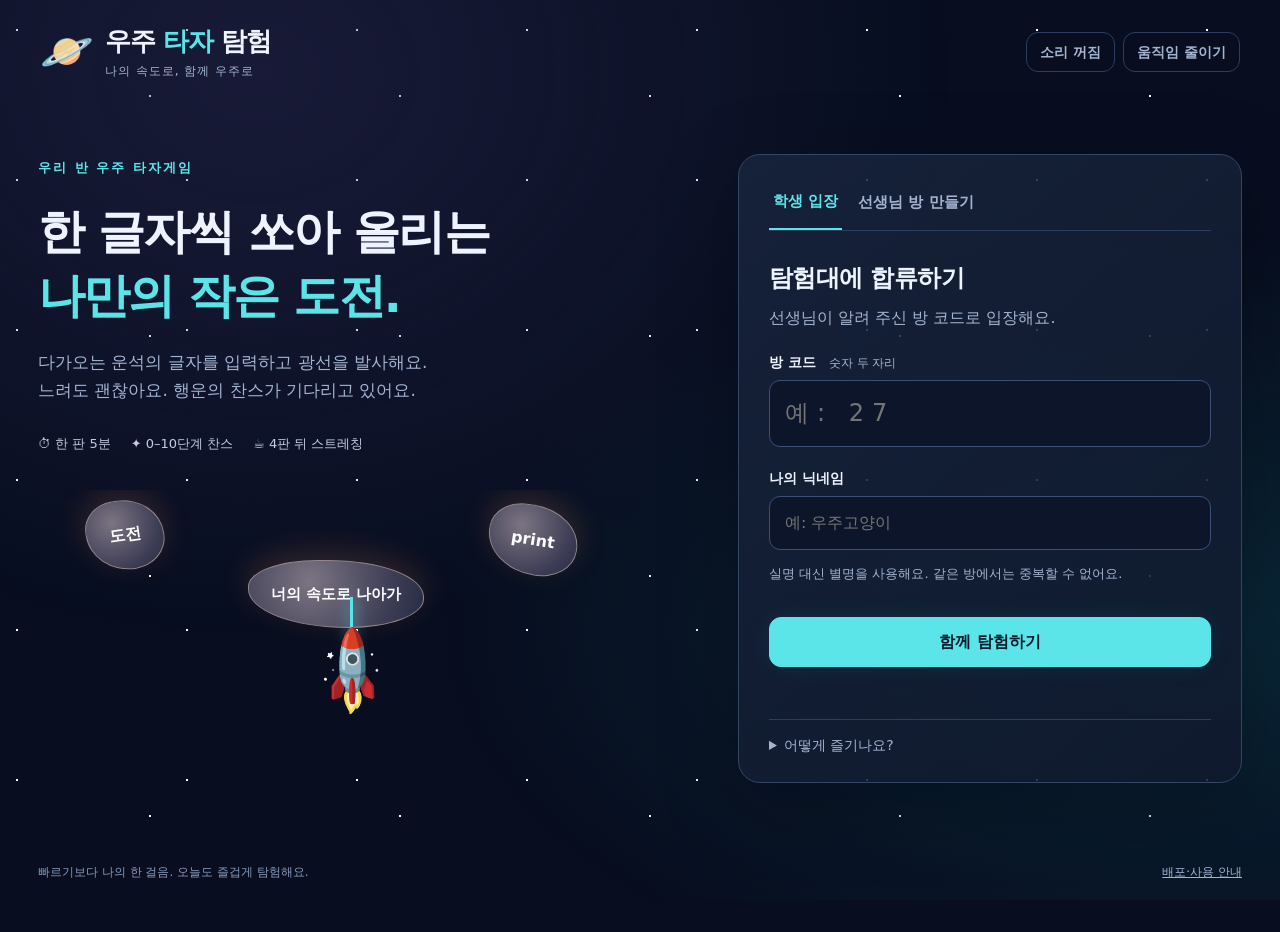
<file: public/index.html>
<!doctype html>
<html lang="ko"><head><meta charset="utf-8"><meta name="viewport" content="width=device-width, initial-scale=1"><meta name="theme-color" content="#091126"><title>우주 타자 탐험</title><link rel="stylesheet" href="style.css"><script type="module" src="app.js"></script></head>
<body><div class="nebula" aria-hidden="true"></div>
<header class="topbar"><a class="brand" href="./"><span class="planet" aria-hidden="true">🪐</span><span>우주 <em>타자</em> 탐험<small>나의 속도로, 함께 우주로</small></span></a><div class="top-actions"><button id="sound" class="quiet" type="button" aria-pressed="false">소리 꺼짐</button><button id="motion" class="quiet" type="button" aria-pressed="false">움직임 줄이기</button><button id="leave" class="quiet" hidden type="button">나가기</button></div></header>
<main>
<section id="entrance" class="entrance"><div class="intro"><span class="eyebrow">우리 반 우주 타자게임</span><h1>한 글자씩 쏘아 올리는<br><span>나만의 작은 도전.</span></h1><p>다가오는 운석의 글자를 입력하고 광선을 발사해요.<br>느려도 괜찮아요. 행운의 찬스가 기다리고 있어요.</p><div class="featureline"><span>⏱ 한 판 5분</span><span>✦ 0–10단계 찬스</span><span>☕ 4판 뒤 스트레칭</span></div><div class="orbit-art" aria-hidden="true"><span class="sample m1">도전</span><span class="sample m2">print</span><span class="sample m3">너의 속도로 나아가</span><div class="hero-ship">🚀</div><div class="hero-laser"></div></div></div>
<div class="entrybox"><div class="tabs" role="tablist" aria-label="입장 방법"><button id="studentTab" role="tab" aria-selected="true">학생 입장</button><button id="teacherTab" role="tab" aria-selected="false">선생님 방 만들기</button></div>
<form id="entryForm"><h2 id="entryTitle">탐험대에 합류하기</h2><p id="entryHint" class="muted">선생님이 알려 주신 방 코드로 입장해요.</p><label for="code">방 코드 <span>숫자 두 자리</span></label><input id="code" name="code" placeholder="예: 27" inputmode="numeric" pattern="[0-9]{2}" maxlength="2" required autocomplete="off"><div id="studentFields"><label for="nickname">나의 닉네임</label><input id="nickname" name="nickname" placeholder="예: 우주고양이" maxlength="12" autocomplete="off" required><p class="fine">실명 대신 별명을 사용해요. 같은 방에서는 중복할 수 없어요.</p></div><div id="teacherFields" hidden><label for="password">교사용 비밀번호</label><input id="password" name="password" type="password" autocomplete="current-password"><p class="fine">배포할 때 설정한 교사용 비밀번호를 입력해요.</p></div><button id="enterButton" class="primary wide" type="submit">함께 탐험하기</button><p id="entryError" class="error" role="alert"></p></form><details><summary>어떻게 즐기나요?</summary><p>한글게임과 영어게임은 따로 진행해요. 정확히 입력하고 Enter를 누르면 광선 발사! 점수는 서버에서 자동 계산하며, 친구들과 같은 시각에 시작하고 끝나요.</p><p>찬스는 30초마다 개인별로 추첨해요. 짧은 찬스 단어를 맞혀 보너스를 얻을 수 있어요.</p></details></div></section>
<section id="room" hidden><div class="room-heading"><div><span class="eyebrow" id="roomRole"></span><h1>방 <span id="roomCode"></span><span id="roundLabel" class="round-label"></span></h1></div><span id="roomState" class="status-tag"></span></div>
<div id="teacherControls" class="teacher-controls" hidden><h2>이번 탐험 설정</h2><div class="settings-grid"><label>게임<select id="mode"><option value="ko">한글게임 · 응원과 성장</option><option value="en">영어게임 · 파이썬 코드</option></select></label><label>연습 종류<select id="kind"><option value="word">단어</option><option value="sentence">문장</option></select></label><label class="chance-control">찬스 단계 <strong id="levelValue">0단계 · 기본</strong><input id="level" type="range" min="0" max="10" value="0"><small>0단계 찬스 없음 · 10단계 50% 확률</small></label></div><div class="control-buttons"><button id="saveSettings" class="secondary">설정 적용</button><button id="start" class="primary">모두 함께 시작</button><button id="rest" class="quiet">1분 스트레칭</button><button id="closeRoom" class="quiet danger">방 닫기</button></div><p id="hostNote" class="fine">설정은 시작 전에 적용해요. 시작하면 5분 동안 고정됩니다.</p></div>
<div id="lobby" class="lobby"><div class="lobby-copy"><span class="eyebrow">출발 준비</span><h2 id="lobbyTitle">친구들을 기다리고 있어요</h2><p id="settingsSummary"></p><p class="muted">선생님이 시작하면 5초 뒤 함께 출발해요.<br>정확히 입력하는 것이 먼저! 미완성이어도 다음 운석에 도전해요.</p></div><div class="crew"><h3>우리 탐험대 <span id="crewCount">0</span></h3><div id="crewList"></div></div></div>
<section id="game" hidden><div class="gamehud"><div><span id="modeLabel"></span><small id="chanceLabel"></small></div><div class="timer" id="timer" role="timer">05:00</div><div class="personal-score"><small>나의 점수</small><strong id="score">0</strong></div></div><div id="fieldWrap"><canvas id="field" aria-label="글자가 적힌 운석이 내려오는 우주 공간"></canvas><div id="countdown" class="countdown" hidden></div><div id="effectBadge" class="effect-badge"></div></div><form id="typingForm" class="typing-form"><label for="typing" id="targetLabel">운석을 선택하거나 보이는 글자를 입력해요</label><div class="input-row"><input id="typing" type="text" maxlength="120" autocomplete="off" autocorrect="off" autocapitalize="off" spellcheck="false" placeholder="정확히 입력하고 Enter로 발사" aria-describedby="typingHelp"><button id="fire" type="submit" class="primary">발사 <kbd>Enter</kbd></button></div><div class="input-foot"><span id="typingHelp">운석을 누르면 목표를 선택할 수 있어요. 붙여넣기는 사용할 수 없어요.</span><span id="gameStats">정답 0 · 찬스 0</span></div><div id="feedback" aria-live="polite"></div></form></section>
<div id="teacherLive" hidden class="teacher-live"><span class="eyebrow">탐험 진행 중</span><h2>학생들이 우주를 탐험하고 있어요</h2><div id="hostTimer" class="large-timer">05:00</div><p>이번 판의 점수는 종료 후 함께 공개됩니다.</p><p class="muted">타자가 느린 학생도 끝까지 참여하고 찬스 운석을 노릴 수 있어요.</p></div>
<section id="results" hidden><div class="results-heading"><div><span class="eyebrow">함께한 탐험의 기록</span><h2 id="resultTitle">이번 판 우리 반 랭킹</h2><p id="resultHint" class="muted"></p></div><button id="refreshRank" class="secondary">순위 다시 확인</button></div><div id="awards" class="awards"></div><div class="table-scroll"><table><thead><tr><th>순위</th><th>닉네임</th><th>총점</th><th>정답률</th><th>맞힌 글자</th><th>찬스 성공</th></tr></thead><tbody id="ranking"></tbody></table></div><p class="fine">총점 → 정답률 → 맞힌 글자 수로 비교하며, 모두 같으면 공동 순위예요. 순위는 이번 판만 집계합니다.</p><p class="fine">기본 100점 + 글자당 3점 · 놓친 일반 운석 −15점 · 찬스 50~350점. 정답률은 정답 ÷ (정답 + 오답 운석 + 놓침)입니다.</p></section>
<section id="stretch" class="stretch" hidden><span class="eyebrow">우주고양이와 잠깐 쉬어 가요</span><h2>몸도 마음도 충전하는 1분</h2><div class="stretch-clock" id="stretchClock">60</div><div class="stretch-stage"><div class="cat-wrap"><svg id="spaceCat" viewBox="0 0 300 300" role="img" aria-label="동작을 보여주는 귀여운 우주 고양이"><ellipse cx="150" cy="270" rx="88" ry="14" fill="#182c50"/><g class="cat-body"><rect x="88" y="168" width="124" height="98" rx="45" fill="#e3eefb"/><rect x="117" y="206" width="66" height="32" rx="10" fill="#24d5dc"/><circle cx="137" cy="222" r="4" fill="#122443"/><circle cx="163" cy="222" r="4" fill="#122443"/><path class="paw left-paw" d="M96 192Q54 192 51 231" fill="none" stroke="#e3eefb" stroke-width="27" stroke-linecap="round"/><path class="paw right-paw" d="M204 192Q246 192 249 231" fill="none" stroke="#e3eefb" stroke-width="27" stroke-linecap="round"/></g><g class="cat-head"><circle cx="150" cy="130" r="96" fill="#a4f1f9" fill-opacity=".16" stroke="#58e2ef" stroke-width="7"/><path d="M90 114L87 67 126 91Q150 78 176 91L213 67 209 117Q219 176 150 184Q78 177 90 114" fill="#ffe1b6"/><path d="M96 97L95 81 111 96M190 97L204 81 202 99" fill="#f8a6ac"/><path d="M112 131Q122 121 132 131M168 131Q178 121 188 131" fill="none" stroke="#243254" stroke-width="6" stroke-linecap="round"/><path d="M144 141L156 141 150 148Z" fill="#d37e8b"/><path d="M150 148Q145 159 137 152M150 148Q155 159 163 152" fill="none" stroke="#243254" stroke-width="3"/><circle cx="111" cy="147" r="9" fill="#f5a4a3" opacity=".65"/><circle cx="190" cy="147" r="9" fill="#f5a4a3" opacity=".65"/><path d="M81 104Q78 75 109 57" fill="none" stroke="#fff" stroke-width="5" opacity=".6" stroke-linecap="round"/></g></svg></div><div><h3 id="stretchTitle"></h3><p id="stretchText"></p><p class="fine">편안한 범위에서 천천히 움직여요. 불편하면 쉬어도 좋아요.</p></div></div><div class="stretch-steps"><span>목</span><span>어깨</span><span>손목</span><span>눈</span></div><p class="muted">끝나면 선생님이 다음 판을 시작해요.</p></section>
</section><div id="notice" role="status" hidden></div>
</main><footer id="footer">빠르기보다 나의 한 걸음. 오늘도 즐겁게 탐험해요.<a href="배포안내_v1.html" target="_blank" rel="noopener">배포·사용 안내</a></footer></body></html>
</file>
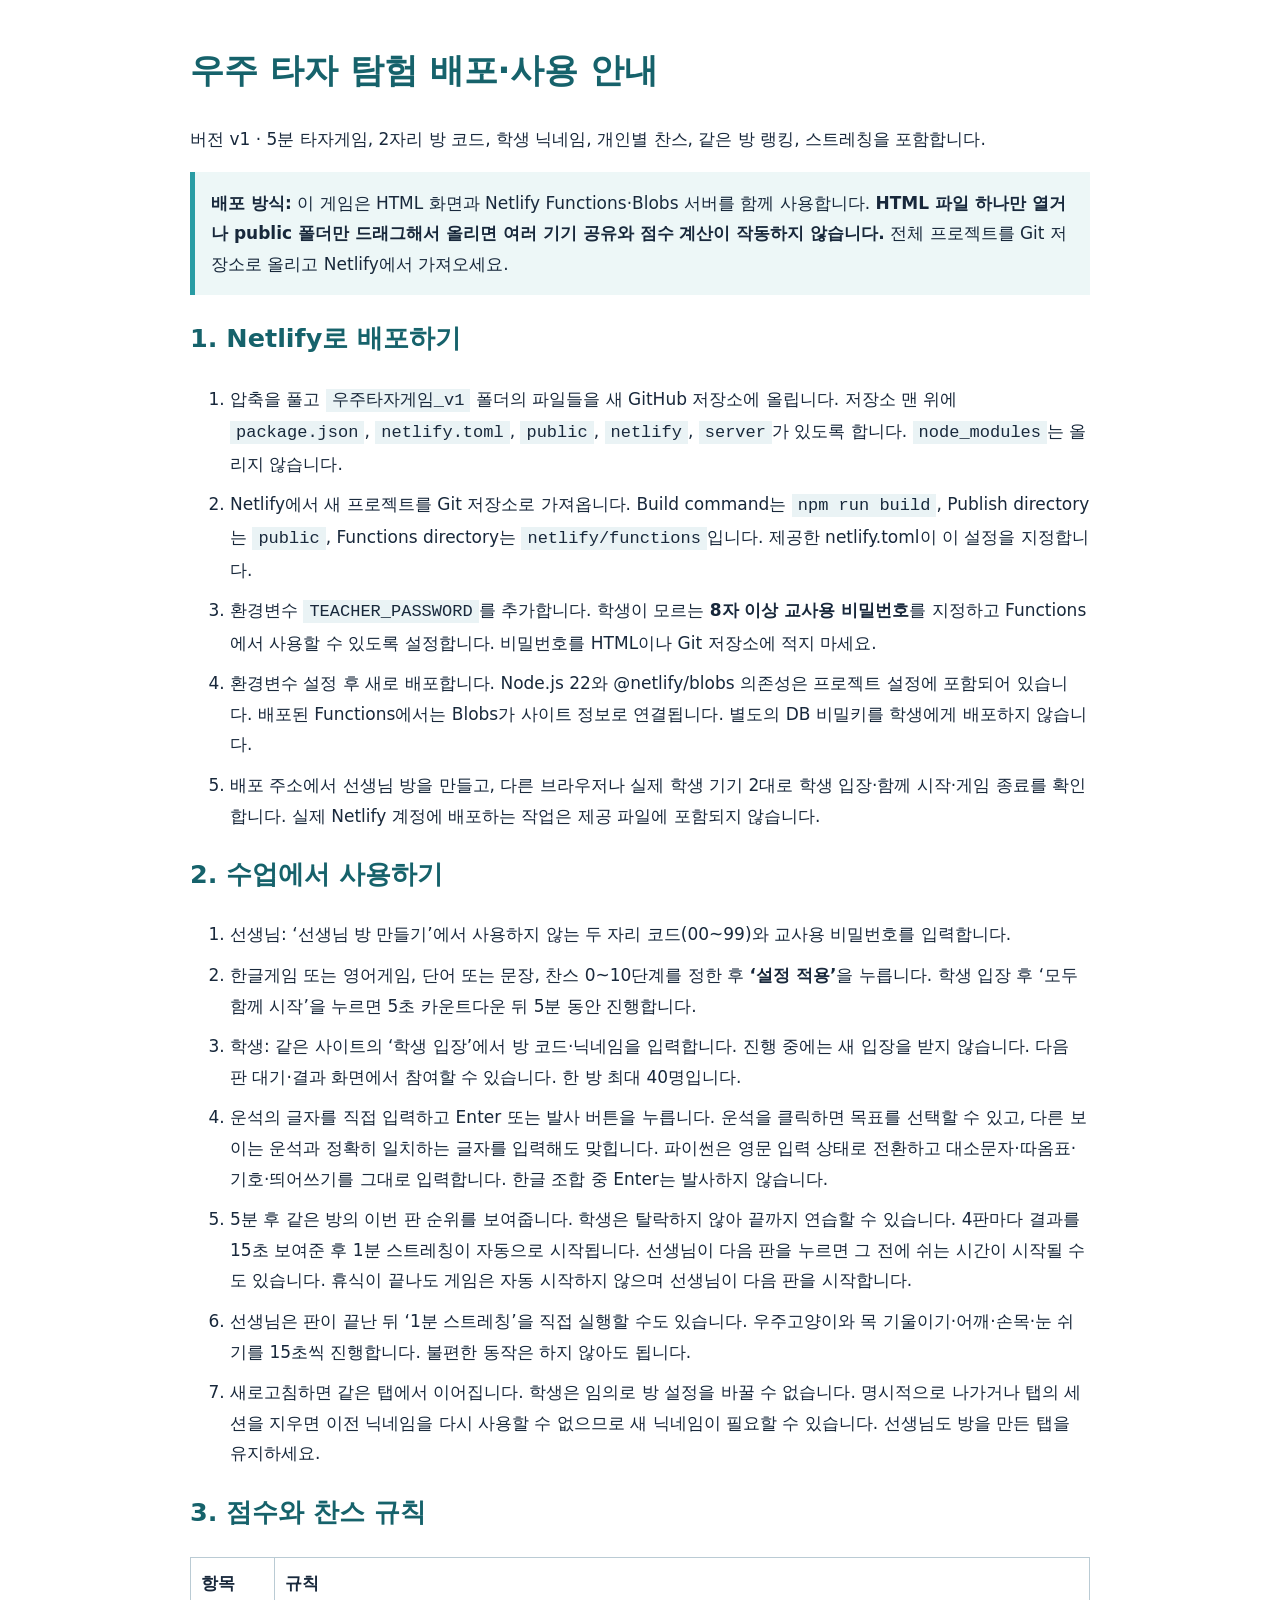
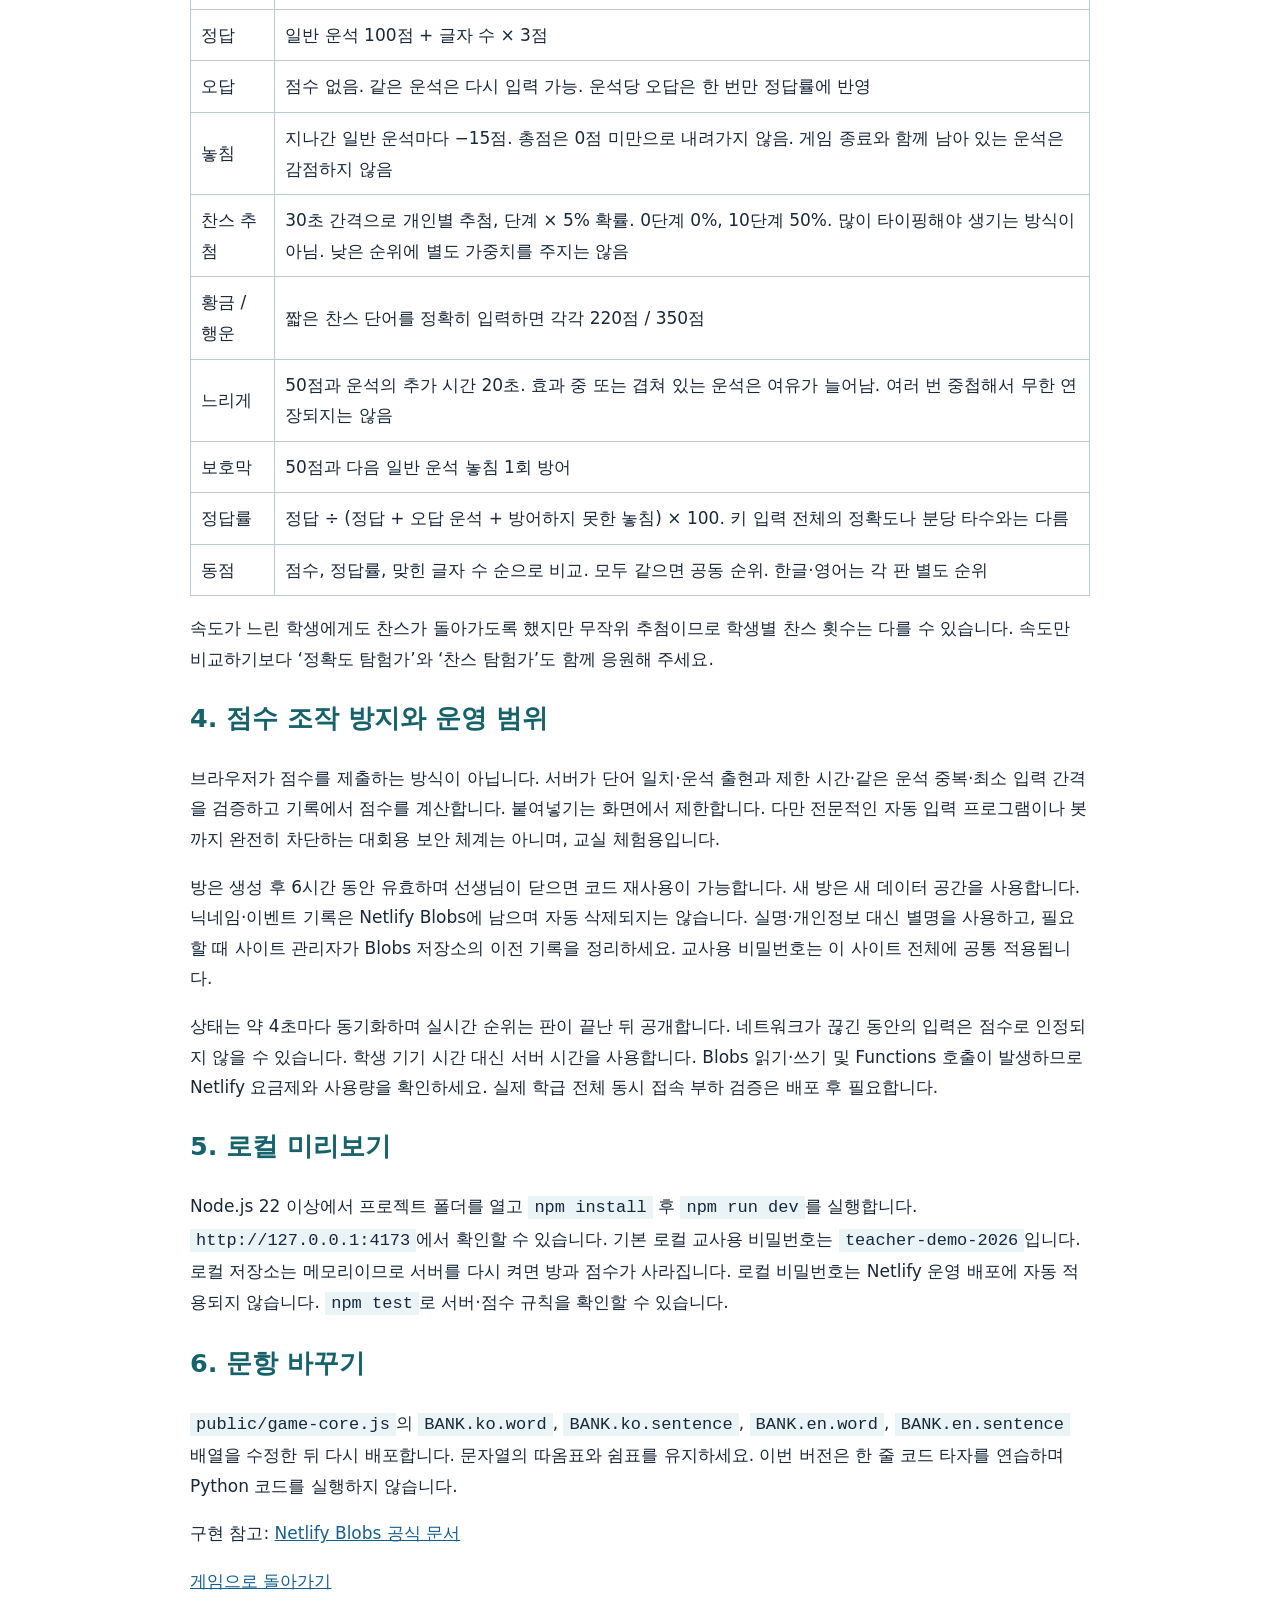
<file: public/배포안내_v1.html>
<!doctype html><html lang="ko"><meta charset="utf-8"><meta name="viewport" content="width=device-width,initial-scale=1"><title>우주 타자 탐험 배포·사용 안내</title><style>body{font:17px/1.8 system-ui,'Malgun Gothic',sans-serif;color:#18283b;max-width:900px;margin:40px auto;padding:0 24px}h1,h2{color:#16626b}code{background:#eaf3f5;padding:2px 6px}li{margin:10px 0}aside{background:#edf7f7;border-left:5px solid #299ca4;padding:16px}a{color:#145f92}table{border-collapse:collapse;width:100%}td,th{border:1px solid #bacbd4;padding:10px;text-align:left}</style><h1>우주 타자 탐험 배포·사용 안내</h1><p>버전 v1 · 5분 타자게임, 2자리 방 코드, 학생 닉네임, 개인별 찬스, 같은 방 랭킹, 스트레칭을 포함합니다.</p><aside><strong>배포 방식:</strong> 이 게임은 HTML 화면과 Netlify Functions·Blobs 서버를 함께 사용합니다. <strong>HTML 파일 하나만 열거나 public 폴더만 드래그해서 올리면 여러 기기 공유와 점수 계산이 작동하지 않습니다.</strong> 전체 프로젝트를 Git 저장소로 올리고 Netlify에서 가져오세요.</aside><h2>1. Netlify로 배포하기</h2><ol><li>압축을 풀고 <code>우주타자게임_v1</code> 폴더의 파일들을 새 GitHub 저장소에 올립니다. 저장소 맨 위에 <code>package.json</code>, <code>netlify.toml</code>, <code>public</code>, <code>netlify</code>, <code>server</code>가 있도록 합니다. <code>node_modules</code>는 올리지 않습니다.</li><li>Netlify에서 새 프로젝트를 Git 저장소로 가져옵니다. Build command는 <code>npm run build</code>, Publish directory는 <code>public</code>, Functions directory는 <code>netlify/functions</code>입니다. 제공한 netlify.toml이 이 설정을 지정합니다.</li><li>환경변수 <code>TEACHER_PASSWORD</code>를 추가합니다. 학생이 모르는 <strong>8자 이상 교사용 비밀번호</strong>를 지정하고 Functions에서 사용할 수 있도록 설정합니다. 비밀번호를 HTML이나 Git 저장소에 적지 마세요.</li><li>환경변수 설정 후 새로 배포합니다. Node.js 22와 @netlify/blobs 의존성은 프로젝트 설정에 포함되어 있습니다. 배포된 Functions에서는 Blobs가 사이트 정보로 연결됩니다. 별도의 DB 비밀키를 학생에게 배포하지 않습니다.</li><li>배포 주소에서 선생님 방을 만들고, 다른 브라우저나 실제 학생 기기 2대로 학생 입장·함께 시작·게임 종료를 확인합니다. 실제 Netlify 계정에 배포하는 작업은 제공 파일에 포함되지 않습니다.</li></ol><h2>2. 수업에서 사용하기</h2><ol><li>선생님: ‘선생님 방 만들기’에서 사용하지 않는 두 자리 코드(00~99)와 교사용 비밀번호를 입력합니다.</li><li>한글게임 또는 영어게임, 단어 또는 문장, 찬스 0~10단계를 정한 후 <strong>‘설정 적용’</strong>을 누릅니다. 학생 입장 후 ‘모두 함께 시작’을 누르면 5초 카운트다운 뒤 5분 동안 진행합니다.</li><li>학생: 같은 사이트의 ‘학생 입장’에서 방 코드·닉네임을 입력합니다. 진행 중에는 새 입장을 받지 않습니다. 다음 판 대기·결과 화면에서 참여할 수 있습니다. 한 방 최대 40명입니다.</li><li>운석의 글자를 직접 입력하고 Enter 또는 발사 버튼을 누릅니다. 운석을 클릭하면 목표를 선택할 수 있고, 다른 보이는 운석과 정확히 일치하는 글자를 입력해도 맞힙니다. 파이썬은 영문 입력 상태로 전환하고 대소문자·따옴표·기호·띄어쓰기를 그대로 입력합니다. 한글 조합 중 Enter는 발사하지 않습니다.</li><li>5분 후 같은 방의 이번 판 순위를 보여줍니다. 학생은 탈락하지 않아 끝까지 연습할 수 있습니다. 4판마다 결과를 15초 보여준 후 1분 스트레칭이 자동으로 시작됩니다. 선생님이 다음 판을 누르면 그 전에 쉬는 시간이 시작될 수도 있습니다. 휴식이 끝나도 게임은 자동 시작하지 않으며 선생님이 다음 판을 시작합니다.</li><li>선생님은 판이 끝난 뒤 ‘1분 스트레칭’을 직접 실행할 수도 있습니다. 우주고양이와 목 기울이기·어깨·손목·눈 쉬기를 15초씩 진행합니다. 불편한 동작은 하지 않아도 됩니다.</li><li>새로고침하면 같은 탭에서 이어집니다. 학생은 임의로 방 설정을 바꿀 수 없습니다. 명시적으로 나가거나 탭의 세션을 지우면 이전 닉네임을 다시 사용할 수 없으므로 새 닉네임이 필요할 수 있습니다. 선생님도 방을 만든 탭을 유지하세요.</li></ol><h2>3. 점수와 찬스 규칙</h2><table><tr><th>항목</th><th>규칙</th></tr><tr><td>정답</td><td>일반 운석 100점 + 글자 수 × 3점</td></tr><tr><td>오답</td><td>점수 없음. 같은 운석은 다시 입력 가능. 운석당 오답은 한 번만 정답률에 반영</td></tr><tr><td>놓침</td><td>지나간 일반 운석마다 −15점. 총점은 0점 미만으로 내려가지 않음. 게임 종료와 함께 남아 있는 운석은 감점하지 않음</td></tr><tr><td>찬스 추첨</td><td>30초 간격으로 개인별 추첨, 단계 × 5% 확률. 0단계 0%, 10단계 50%. 많이 타이핑해야 생기는 방식이 아님. 낮은 순위에 별도 가중치를 주지는 않음</td></tr><tr><td>황금 / 행운</td><td>짧은 찬스 단어를 정확히 입력하면 각각 220점 / 350점</td></tr><tr><td>느리게</td><td>50점과 운석의 추가 시간 20초. 효과 중 또는 겹쳐 있는 운석은 여유가 늘어남. 여러 번 중첩해서 무한 연장되지는 않음</td></tr><tr><td>보호막</td><td>50점과 다음 일반 운석 놓침 1회 방어</td></tr><tr><td>정답률</td><td>정답 ÷ (정답 + 오답 운석 + 방어하지 못한 놓침) × 100. 키 입력 전체의 정확도나 분당 타수와는 다름</td></tr><tr><td>동점</td><td>점수, 정답률, 맞힌 글자 수 순으로 비교. 모두 같으면 공동 순위. 한글·영어는 각 판 별도 순위</td></tr></table><p>속도가 느린 학생에게도 찬스가 돌아가도록 했지만 무작위 추첨이므로 학생별 찬스 횟수는 다를 수 있습니다. 속도만 비교하기보다 ‘정확도 탐험가’와 ‘찬스 탐험가’도 함께 응원해 주세요.</p><h2>4. 점수 조작 방지와 운영 범위</h2><p>브라우저가 점수를 제출하는 방식이 아닙니다. 서버가 단어 일치·운석 출현과 제한 시간·같은 운석 중복·최소 입력 간격을 검증하고 기록에서 점수를 계산합니다. 붙여넣기는 화면에서 제한합니다. 다만 전문적인 자동 입력 프로그램이나 봇까지 완전히 차단하는 대회용 보안 체계는 아니며, 교실 체험용입니다.</p><p>방은 생성 후 6시간 동안 유효하며 선생님이 닫으면 코드 재사용이 가능합니다. 새 방은 새 데이터 공간을 사용합니다. 닉네임·이벤트 기록은 Netlify Blobs에 남으며 자동 삭제되지는 않습니다. 실명·개인정보 대신 별명을 사용하고, 필요할 때 사이트 관리자가 Blobs 저장소의 이전 기록을 정리하세요. 교사용 비밀번호는 이 사이트 전체에 공통 적용됩니다.</p><p>상태는 약 4초마다 동기화하며 실시간 순위는 판이 끝난 뒤 공개합니다. 네트워크가 끊긴 동안의 입력은 점수로 인정되지 않을 수 있습니다. 학생 기기 시간 대신 서버 시간을 사용합니다. Blobs 읽기·쓰기 및 Functions 호출이 발생하므로 Netlify 요금제와 사용량을 확인하세요. 실제 학급 전체 동시 접속 부하 검증은 배포 후 필요합니다.</p><h2>5. 로컬 미리보기</h2><p>Node.js 22 이상에서 프로젝트 폴더를 열고 <code>npm install</code> 후 <code>npm run dev</code>를 실행합니다. <code>http://127.0.0.1:4173</code>에서 확인할 수 있습니다. 기본 로컬 교사용 비밀번호는 <code>teacher-demo-2026</code>입니다. 로컬 저장소는 메모리이므로 서버를 다시 켜면 방과 점수가 사라집니다. 로컬 비밀번호는 Netlify 운영 배포에 자동 적용되지 않습니다. <code>npm test</code>로 서버·점수 규칙을 확인할 수 있습니다.</p><h2>6. 문항 바꾸기</h2><p><code>public/game-core.js</code>의 <code>BANK.ko.word</code>, <code>BANK.ko.sentence</code>, <code>BANK.en.word</code>, <code>BANK.en.sentence</code> 배열을 수정한 뒤 다시 배포합니다. 문자열의 따옴표와 쉼표를 유지하세요. 이번 버전은 한 줄 코드 타자를 연습하며 Python 코드를 실행하지 않습니다.</p><p>구현 참고: <a href="https://docs.netlify.com/build/data-and-storage/netlify-blobs/">Netlify Blobs 공식 문서</a></p><p><a href="./">게임으로 돌아가기</a></p></html>
</file>
<file: public/style.css>
:root{color-scheme:dark;--bg:#080e20;--panel:#111c35;--line:#2b3e60;--text:#edf3ff;--muted:#a4b4d0;--cyan:#5ce5e9;--purple:#b6a1ff;--gold:#ffcf6c}*{box-sizing:border-box}body{margin:0;background:var(--bg);color:var(--text);font:16px/1.6 "Malgun Gothic","Apple SD Gothic Neo",system-ui,sans-serif;min-height:100vh}button,input,select{font:inherit}button,a,input,select{-webkit-tap-highlight-color:transparent}button{cursor:pointer}button:disabled{opacity:.48;cursor:not-allowed}button{border:1px solid var(--line);border-radius:12px;padding:11px 19px;background:var(--panel);color:var(--text);font-weight:700;transition:background .15s,transform .15s}button:hover:not(:disabled){background:#243655;transform:translateY(-1px)}button:focus-visible,input:focus-visible,select:focus-visible,a:focus-visible,summary:focus-visible{outline:3px solid var(--cyan);outline-offset:4px}a{color:var(--cyan)}[hidden]{display:none!important}.nebula{position:fixed;inset:0;z-index:-1;pointer-events:none;background:radial-gradient(ellipse at 20% 8%,#34305f60,transparent 48%),radial-gradient(ellipse at 95% 70%,#0c5b6650,transparent 45%),radial-gradient(1px 1px at 10% 20%,#fff 80%,transparent),radial-gradient(1px 1px at 60% 40%,#fff 80%,transparent);background-size:auto,auto,170px 150px,250px 240px}.topbar{max-width:1450px;margin:auto;min-height:104px;padding:22px 40px;display:flex;justify-content:space-between;align-items:center;gap:20px}.brand{text-decoration:none;color:var(--text);display:flex;align-items:center;gap:12px;font-size:26px;font-weight:900;line-height:1.2;letter-spacing:-1px}.brand em{color:var(--cyan);font-style:normal}.brand small{display:block;font-size:12px;color:var(--muted);font-weight:400;letter-spacing:1px;margin-top:7px}.planet{font-size:43px}.top-actions{display:flex;gap:8px}.quiet{background:transparent;font-size:14px;padding:8px 13px;color:var(--muted)}.primary{background:var(--cyan);color:#081c2b;border-color:var(--cyan);box-shadow:0 0 25px #29cbce16}.primary:hover:not(:disabled){background:#9af6f8}.secondary{background:#1c2c4c;border-color:#49628b}.danger{color:#ffb4b7}main{max-width:1370px;margin:auto;padding:0 38px}.entrance{display:grid;grid-template-columns:1.25fr 1fr;gap:70px;padding:50px 0 30px;align-items:start}.eyebrow{font-size:13px;color:var(--cyan);letter-spacing:2px;font-weight:700}.intro h1{font-size:clamp(30px,3.7vw,51px);line-height:1.35;margin:20px 0 22px;letter-spacing:-1.8px}.intro h1 span{color:var(--cyan)}.intro p{color:var(--muted);font-size:17px}.featureline{display:flex;gap:20px;flex-wrap:wrap;font-size:13px;color:#c4cce0;margin-top:30px}.entrybox{background:linear-gradient(140deg,#18253ed9,#10192dd9);border:1px solid #354564;border-radius:22px;padding:26px 30px;box-shadow:0 20px 80px #0004}.tabs{display:flex;border-bottom:1px solid var(--line);gap:12px;margin-bottom:28px}.tabs button{border:0;background:none;border-radius:0;padding:8px 4px 15px;color:var(--muted);font-size:15px}.tabs [aria-selected=true]{color:var(--cyan);border-bottom:2px solid var(--cyan)}h2{font-size:24px;letter-spacing:-.6px;margin:0 0 8px}h3{font-size:20px}label{display:block;margin:20px 0 7px;font-weight:600;font-size:14px}label span{font-size:12px;color:var(--muted);font-weight:400;margin-left:8px}input:not([type=range]),select{width:100%;padding:13px 15px;border:1px solid #3b5074;background:#0c152a;color:var(--text);border-radius:11px;min-height:49px}#code{font-size:24px;letter-spacing:8px}.wide{width:100%;margin-top:20px}.muted,.fine{color:var(--muted)}.fine{font-size:13px;line-height:1.65}.error{font-size:14px;color:#ffb9c0;min-height:24px}.muted{margin-top:5px}details{font-size:14px;color:var(--muted);border-top:1px solid var(--line);padding-top:14px;margin-top:12px}summary{cursor:pointer}.orbit-art{height:230px;position:relative;margin-top:35px;max-width:600px;overflow:hidden}.sample{position:absolute;background:radial-gradient(circle at 35% 30%,#7c7482,#3f3f57 65%,#252c43);border:1px solid #93858b;border-radius:41% 57% 45% 60%;padding:21px 22px;font-weight:700;box-shadow:0 -8px 30px #ff98542a;color:#fff}.m1{left:8%;top:10px;transform:rotate(-8deg)}.m2{left:75%;top:15px;transform:rotate(9deg)}.m3{left:35%;top:70px;font-size:15px}.hero-ship{position:absolute;bottom:0;left:46%;font-size:60px;transform:rotate(-45deg);z-index:1}.hero-laser{position:absolute;bottom:75px;left:52%;height:48px;width:3px;background:var(--cyan);box-shadow:0 0 15px var(--cyan)}footer{max-width:1370px;margin:30px auto;padding:20px 38px;color:#889ab9;font-size:12px;display:flex;justify-content:space-between;gap:20px}footer a{color:#a3b4d1}.room-heading{display:flex;align-items:center;justify-content:space-between;margin:20px 0}.room-heading h1{font-size:32px;margin:3px 0}.room-heading h1>span:first-child{color:var(--cyan);font-size:42px;letter-spacing:5px}.round-label{font-size:15px;color:var(--muted);margin-left:18px}.status-tag{border:1px solid var(--line);border-radius:30px;padding:7px 17px;color:var(--cyan);font-size:14px}.teacher-controls{padding:22px 26px;background:#111c35d9;border:1px solid var(--line);border-radius:18px}.teacher-controls h2{font-size:18px}.settings-grid{display:grid;grid-template-columns:1fr .7fr 1.2fr;gap:24px}.settings-grid label{margin-top:9px}.settings-grid select{margin-top:8px}.chance-control strong{float:right;color:var(--gold);font-size:13px}.chance-control input{display:block;width:100%;accent-color:var(--cyan);margin:22px 0 8px}.chance-control small{font-size:12px;color:var(--muted);font-weight:400}.control-buttons{display:flex;gap:10px;margin-top:17px;flex-wrap:wrap}.lobby{display:grid;grid-template-columns:1fr 1fr;gap:50px;padding:50px 10px}.lobby-copy h2{font-size:30px;margin:12px 0}.crew{border-left:1px solid var(--line);padding-left:35px}.crew h3{margin-top:0}.crew h3 span{color:var(--cyan);margin-left:12px}#crewList{display:flex;gap:10px;flex-wrap:wrap}.crew-pill{background:#1b2b49;border:1px solid #344c73;border-radius:30px;padding:5px 15px;font-size:14px}.gamehud{display:flex;justify-content:space-between;align-items:center;padding:12px 22px;border:1px solid var(--line);border-radius:14px 14px 0 0;background:#111b30}.gamehud small{display:block;font-size:12px;color:var(--muted)}.timer{font:700 34px/1.2 ui-monospace,monospace;color:var(--cyan);letter-spacing:2px;font-variant-numeric:tabular-nums}.timer.urgent{color:#ffc06b}.personal-score{text-align:right}.personal-score strong{font:700 27px ui-monospace,monospace}#fieldWrap{position:relative;border:1px solid var(--line);border-top:0;background:radial-gradient(ellipse at 30% 40%,#35234a5c,transparent 60%),radial-gradient(ellipse at 90% 70%,#13515840,transparent 60%),#080f20;overflow:hidden}#field{display:block;width:100%;height:clamp(350px,53vh,650px);touch-action:manipulation}.typing-form{border:1px solid var(--line);border-top:0;background:#101c32;border-radius:0 0 16px 16px;padding:13px 22px 10px}.typing-form label{margin:0 0 8px;color:var(--gold);font-size:14px;min-height:23px}.input-row{display:flex;gap:10px}#typing{font:500 24px/1.4 ui-monospace,"Malgun Gothic",monospace;border-color:#3c7c90;background:#09142a}#typing.match{border-color:var(--cyan)}kbd{font-size:11px;padding:2px 4px;margin-left:6px;border:1px solid #4d7d89;border-radius:4px}.input-foot{display:flex;justify-content:space-between;font-size:12px;color:var(--muted);gap:10px;margin-top:8px}#feedback{font-size:13px;color:var(--cyan);min-height:23px}.effect-badge{position:absolute;top:12px;left:50%;transform:translateX(-50%);color:var(--gold);font-weight:700;font-size:14px;pointer-events:none}.countdown{position:absolute;inset:0;background:#081123d9;display:grid;place-content:center;font-size:72px;font-weight:900;text-align:center;color:var(--cyan);pointer-events:none}.countdown small{font-size:20px;color:#fff}.teacher-live{text-align:center;padding:55px 10px}.large-timer{font:700 72px/1.5 ui-monospace,monospace;color:var(--cyan)}.results-heading{display:flex;align-items:center;justify-content:space-between;gap:20px;margin:40px 0 25px}.results-heading h2{font-size:30px;margin-top:10px}.table-scroll{overflow-x:auto;border:1px solid var(--line);border-radius:14px}table{width:100%;border-collapse:collapse;white-space:nowrap}th,td{text-align:left;padding:15px 20px;border-bottom:1px solid #273752}th{color:var(--muted);font-size:13px;background:#15213b}td{font-size:16px}tbody tr:last-child td{border-bottom:0}.my-row{background:#16455670}.medal{color:var(--gold);font-weight:800}.awards{display:flex;gap:20px;margin:20px 0;flex-wrap:wrap}.award{padding:8px 0;color:#d7caff;font-size:14px}.stretch{text-align:center;padding:38px 20px}.stretch h2{font-size:31px;margin-top:10px}.stretch-clock{font:600 32px ui-monospace,monospace;color:var(--cyan);margin-top:8px}.stretch-stage{display:flex;align-items:center;justify-content:center;gap:45px;margin:15px auto;max-width:900px}.cat-wrap{width:300px;flex-shrink:0}#spaceCat{width:100%;overflow:visible}.stretch-stage>div:last-child{text-align:left;max-width:430px}.stretch-stage h3{font-size:27px;color:var(--gold)}.stretch-stage p{font-size:18px}.stretch-stage .fine{font-size:13px}.stretch-steps{display:flex;justify-content:center;gap:35px;margin:20px auto}.stretch-steps span{padding:6px 18px;border-bottom:2px solid transparent;color:var(--muted)}.stretch-steps .active{color:var(--cyan);border-color:var(--cyan)}.neck .cat-head{transform-origin:150px 170px;animation:neck 4s ease-in-out infinite}.shoulder .cat-body{animation:shoulder 3s ease-in-out infinite}.wrist .paw{transform-box:fill-box;transform-origin:50% 0;animation:wrist 3s ease-in-out infinite}.eyes .cat-head{animation:eyes 5s ease-in-out infinite}@keyframes neck{25%{transform:rotate(12deg)}75%{transform:rotate(-12deg)}}@keyframes shoulder{50%{transform:translateY(-8px)}}@keyframes wrist{50%{transform:rotate(14deg)}}@keyframes eyes{50%{opacity:.7}}#notice{position:fixed;bottom:24px;left:50%;transform:translateX(-50%);max-width:90vw;padding:13px 22px;border:1px solid #6882a6;border-radius:12px;background:#1a2b47;box-shadow:0 10px 30px #0008;z-index:10;font-size:15px}.reduced-motion *{animation:none!important;transition:none!important}@media(prefers-reduced-motion:reduce){*{animation:none!important;transition:none!important}}@media(max-width:900px){.topbar{padding:20px}.brand{font-size:21px}.brand small{font-size:10px}.planet{font-size:31px}main{padding:0 20px}.entrance{gap:30px;grid-template-columns:1fr 1fr}.intro h1{font-size:33px}.featureline{gap:10px}.entrybox{padding:22px}.settings-grid{grid-template-columns:1fr 1fr}.chance-control{grid-column:1/-1}.lobby{gap:25px}.top-actions{gap:3px}.quiet{font-size:12px;padding:6px 8px}}@media(max-width:650px){.topbar{align-items:flex-start;gap:10px}.brand{font-size:19px}.brand small{display:none}.top-actions{flex-wrap:wrap;justify-content:flex-end}.entrance{grid-template-columns:1fr;padding-top:20px}.intro h1{font-size:34px}.orbit-art{display:none}.entrybox{margin-bottom:20px}.lobby{grid-template-columns:1fr;padding-top:25px}.crew{border-left:0;border-top:1px solid var(--line);padding:20px 0}.room-heading h1{font-size:25px}.teacher-controls{padding:18px}.settings-grid{grid-template-columns:1fr}.chance-control{grid-column:auto}.timer{font-size:27px}#modeLabel{font-size:13px}.gamehud{padding:10px}.typing-form{padding:12px}#typing{font-size:18px}.input-row .primary{padding:8px 14px}kbd{display:none}.input-foot{font-size:11px;flex-direction:column;gap:2px}.stretch-stage{flex-direction:column;gap:0}.cat-wrap{width:220px}.stretch-stage>div:last-child{text-align:center}.stretch-steps{gap:2px}.stretch-steps span{padding:6px 12px}.results-heading{align-items:flex-start}.results-heading h2{font-size:24px}.results-heading button{font-size:12px}th,td{padding:12px}footer{padding:15px 20px;flex-direction:column}.room-heading{gap:5px}.round-label{font-size:12px;margin-left:5px}.status-tag{padding:5px 9px;font-size:12px}}

.game-active .topbar{min-height:65px;padding-top:10px;padding-bottom:10px}.game-active .brand{font-size:21px}.game-active .brand small{display:none}.game-active .planet{font-size:30px}.game-active .room-heading{margin:0 0 10px}.game-active .room-heading .eyebrow{font-size:11px;letter-spacing:1px}.game-active .room-heading h1{font-size:18px;line-height:1.15;margin:0}.game-active .room-heading h1>span:first-child{font-size:23px}.game-active .round-label{font-size:12px}.game-active .gamehud{padding:9px 16px}.game-active #field{height:calc(100dvh - 330px);min-height:230px;max-height:730px}.game-active .typing-form{padding:9px 16px}.game-active .typing-form label{margin-bottom:5px}.game-active #typing{padding:9px 14px;min-height:46px}.game-active #feedback{min-height:21px}.game-active .input-foot{margin-top:4px}@media(max-width:650px){.game-active #field{height:calc(100dvh - 345px)}.game-active .topbar{padding:10px 16px}.game-active main{padding:0 12px}}
</file>
